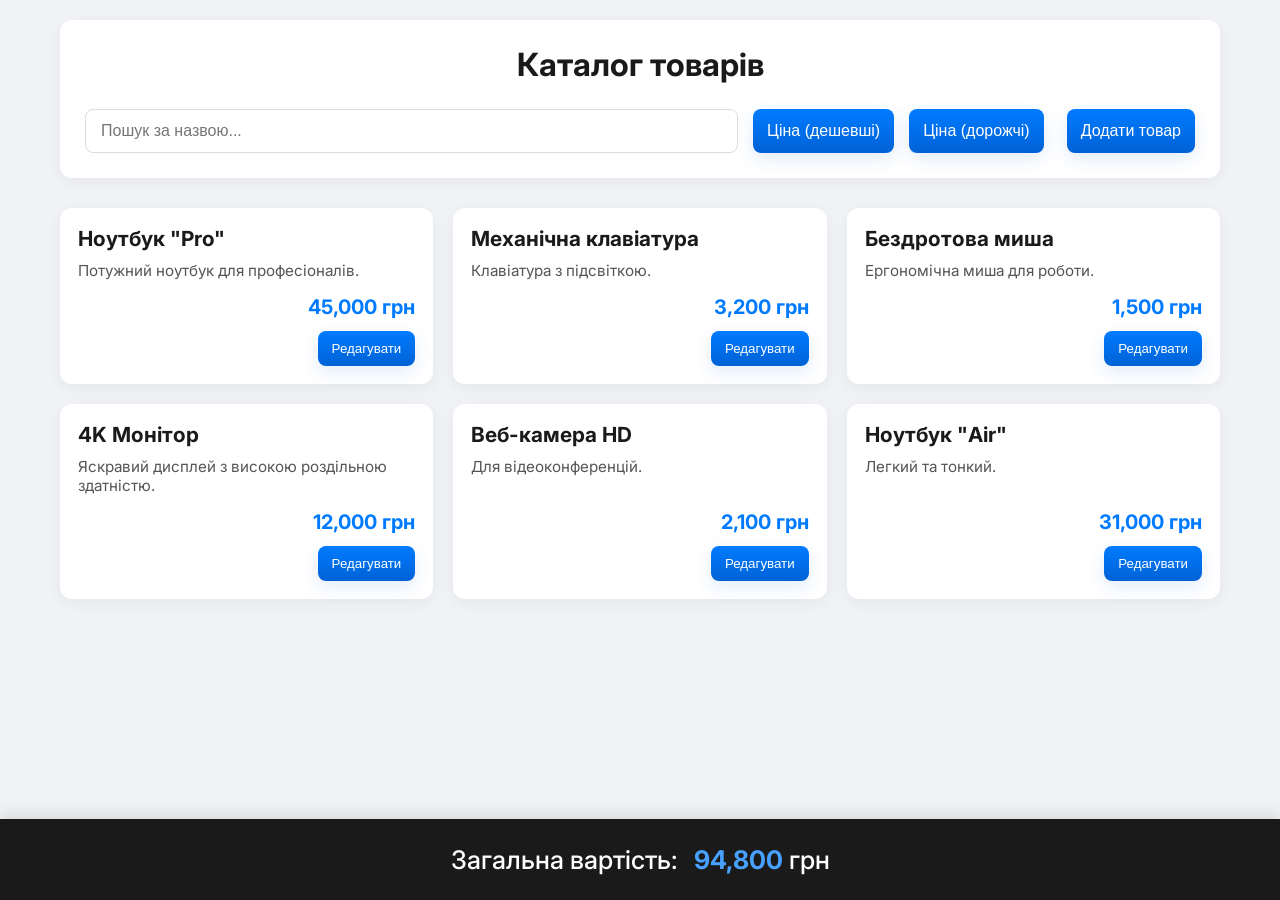
<file: web_lab3/index.html>
<!DOCTYPE html>
<html lang="uk">
  <head>
    <meta charset="UTF-8" />
    <meta name="viewport" content="width=device-width, initial-scale=1.0" />
    <title>lab 3</title>
    <link
      href="https://fonts.googleapis.com/css2?family=Inter:wght@400;500;700&display=swap"
      rel="stylesheet"
    />
    <link rel="stylesheet" href="style.css" />
  </head>
  <body>
    <div class="container">
      <header class="app-header">
        <h1>Каталог товарів</h1>
        <div class="controls">
          <input
            type="text"
            id="search-input"
            placeholder="Пошук за назвою..."
          />
          <button id="sort-asc">Ціна (дешевші)</button>
          <button id="sort-desc">Ціна (дорожчі)</button>
          <button id="add-item" class="add-new">Додати товар</button>
        </div>
      </header>

      <main id="item-list" class="item-grid"></main>

      <footer class="app-footer">
        <h3>Загальна вартість: <span id="total-sum">0</span> грн</h3>
      </footer>
    </div>

    <script src="app.js"></script>

    <!-- Modal for create/edit -->
    <div id="modal" class="modal" aria-hidden="true">
      <div class="modal-backdrop"></div>
      <div
        class="modal-window"
        role="dialog"
        aria-modal="true"
        aria-labelledby="modal-title"
      >
        <div class="modal-content">
          <h3 id="modal-title">Форма товару</h3>
          <form id="item-form">
            <input type="hidden" id="item-id" />
            <input
              id="item-name"
              type="text"
              placeholder="Назва"
              maxlength="100"
              required
            />
            <input
              id="item-desc"
              type="text"
              placeholder="Опис"
              maxlength="500"
              required
            />
            <input
              id="item-price"
              type="number"
              placeholder="Ціна"
              min="0"
              step="1"
              required
            />
            <div class="form-error" id="form-error" aria-live="polite"></div>
            <div class="modal-actions">
              <button type="submit">Зберегти</button>
              <button type="button" id="modal-cancel">Скасувати</button>
            </div>
          </form>
        </div>
      </div>
    </div>
  </body>
</html>
</file>
<file: web_lab3/style.css>
/* --- 1. Глобальні стилі --- */
* {
  margin: 0;
  padding: 0;
  box-sizing: border-box; /* Важливе правило для верстки */
}

body {
  font-family: "Inter", sans-serif; /* Сучасний шрифт */
  background-color: #f0f2f5; /* Світло-сірий фон */
  color: #1a1a1a;
  /* Відступ знизу, щоб футер не перекривав контент */
  padding-bottom: 100px;
}

.container {
  max-width: 1200px;
  margin: 0 auto;
  padding: 20px;
}

/* --- 2. Шапка (Заголовок + Керування) --- */
.app-header {
  background-color: #ffffff;
  padding: 25px;
  border-radius: 12px;
  box-shadow: 0 4px 15px rgba(0, 0, 0, 0.05);
  margin-bottom: 30px;
}

.app-header h1 {
  text-align: center;
  margin-bottom: 25px;
  font-weight: 700;
}

.controls {
  display: flex;
  flex-wrap: wrap; /* Дозволяє переносити на новий рядок на малих екранах */
  justify-content: center;
  gap: 15px; /* Відстань між кнопками та пошуком */
}

#search-input {
  flex-grow: 1; /* Поле пошуку займає вільне місце */
  min-width: 250px; /* Мінімальна ширина */
  padding: 12px 15px;
  font-size: 16px;
  border: 1px solid #dcdcdc;
  border-radius: 8px;
  transition: border-color 0.2s, box-shadow 0.2s;
}

#search-input:focus {
  outline: none;
  border-color: #007bff; /* Підсвітка при фокусі */
  box-shadow: 0 0 0 3px rgba(0, 123, 255, 0.1);
}

.controls button {
  padding: 12px 20px;
  font-size: 16px;
  font-weight: 500;
  cursor: pointer;
  background-color: #007bff; /* Основний колір */
  color: white;
  border: none;
  border-radius: 8px;
  transition: background-color 0.2s, transform 0.1s;
}

.controls button:hover {
  background-color: #0056b3; /* Темніший при наведенні */
}
.controls button:active {
  transform: scale(0.98); /* Ефект натискання */
}

/* --- 3. Сітка товарів (Grid Layout) --- */
.item-grid {
  display: grid;
  /* Адаптивна сітка: 
       - auto-fit: автоматично заповнює рядок 
       - minmax: картки мінімум 300px, максимум 1fr (рівномірно) 
    */
  grid-template-columns: repeat(auto-fit, minmax(300px, 1fr));
  gap: 20px; /* Відстань між картками */
}

/* --- 4. Стиль самої картки (яку генерує JS) --- */
.item-card {
  background-color: #ffffff;
  border-radius: 12px;
  box-shadow: 0 4px 15px rgba(0, 0, 0, 0.05);
  padding: 20px;
  display: flex;
  flex-direction: column; /* Елементи один під одним */
  transition: transform 0.2s, box-shadow 0.2s;
}

.item-card:hover {
  transform: translateY(-5px); /* Легкий підйом при наведенні */
  box-shadow: 0 8px 20px rgba(0, 0, 0, 0.08);
}

.item-card h4 {
  font-size: 1.3rem;
  font-weight: 700;
  margin-bottom: 10px;
}

.item-card .description {
  font-size: 0.95rem;
  color: #555;
  margin-bottom: 15px;
  flex-grow: 1; /* Опис займає вільне місце, притискаючи ціну вниз */
}

.item-card .price {
  font-size: 1.25rem;
  font-weight: 700;
  color: #007bff;
  text-align: right; /* Ціна справа */
}

/* --- 5. Футер (Загальна сума) --- */
.app-footer {
  position: fixed; /* Завжди на екрані */
  bottom: 0;
  left: 0;
  width: 100%;

  background-color: #1a1a1a; /* Темний футер */
  color: white;
  padding: 25px;
  box-shadow: 0 -5px 15px rgba(0, 0, 0, 0.1);
  text-align: center;
}

.app-footer h3 {
  font-size: 1.6rem;
  font-weight: 500;
}

#total-sum {
  color: #48a1ff; /* Яскравий акцент на сумі */
  font-weight: 700;
  margin-left: 10px;
}

.add-section {
  margin-bottom: 22px;
}

.add-form {
  display: flex;
  gap: 10px;
  flex-wrap: wrap;
  justify-content: center;
  align-items: center;
  margin: 16px 0 28px;
}

.add-form input[type="text"],
.add-form input[type="number"],
.edit-form input[type="text"],
.edit-form input[type="number"] {
  padding: 10px 12px;
  border: 1px solid #e0e6ef;
  border-radius: 8px;
  min-width: 180px;
  background: white;
}

.add-form button,
.controls button,
.card-actions button,
#modal button {
  padding: 10px 14px;
  border-radius: 8px;
  border: none;
  background: linear-gradient(180deg, #007bff, #0062d6);
  color: #fff;
  cursor: pointer;
  box-shadow: 0 6px 18px rgba(3, 102, 214, 0.12);
}

.add-new {
  display: inline-block;
  padding: 10px 14px;
  margin-left: 8px;
  background: linear-gradient(180deg, #28a745, #218838);
  color: #fff;
  text-decoration: none;
  border-radius: 8px;
}

.form-error {
  color: #c0392b;
  margin-top: 6px;
  min-height: 18px;
}

.form-actions {
  margin-top: 12px;
  display: flex;
  gap: 10px;
  align-items: center;
}

.add-form button:hover,
.controls button:hover,
.card-actions button:hover {
  transform: translateY(-2px);
}

.item-card {
  transition: transform 0.18s ease, box-shadow 0.18s ease;
  padding: 18px;
}

.item-card .card-actions {
  margin-top: 12px;
  display: flex;
  gap: 8px;
  justify-content: flex-end;
}

.edit-form {
  display: flex;
  flex-direction: column;
  gap: 8px;
}

.edit-form .edit-name,
.edit-form .edit-description,
.edit-form .edit-price {
  padding: 8px 10px;
  border-radius: 8px;
  border: 1px solid #d6dce6;
}

/* Modal */
.modal {
  display: none;
}
.modal.open {
  display: block;
}
.modal-backdrop {
  position: fixed;
  inset: 0;
  background: rgba(10, 20, 40, 0.5);
}
.modal-window {
  position: fixed;
  left: 50%;
  top: 50%;
  transform: translate(-50%, -50%);
  min-width: 320px;
  max-width: 90%;
  z-index: 60;
}
.modal-content {
  background: #fff;
  padding: 18px;
  border-radius: 12px;
  box-shadow: 0 10px 30px rgba(18, 38, 63, 0.12);
}
.modal-content h3 {
  margin-bottom: 8px;
}
.modal-actions {
  text-align: right;
  margin-top: 12px;
}

/* original end */

/* Hide number input spinners/steppers */
input[type="number"]::-webkit-outer-spin-button,
input[type="number"]::-webkit-inner-spin-button {
  -webkit-appearance: none;
  margin: 0;
}
input[type="number"] {
  appearance: textfield;
  -moz-appearance: textfield;
}
</file>
